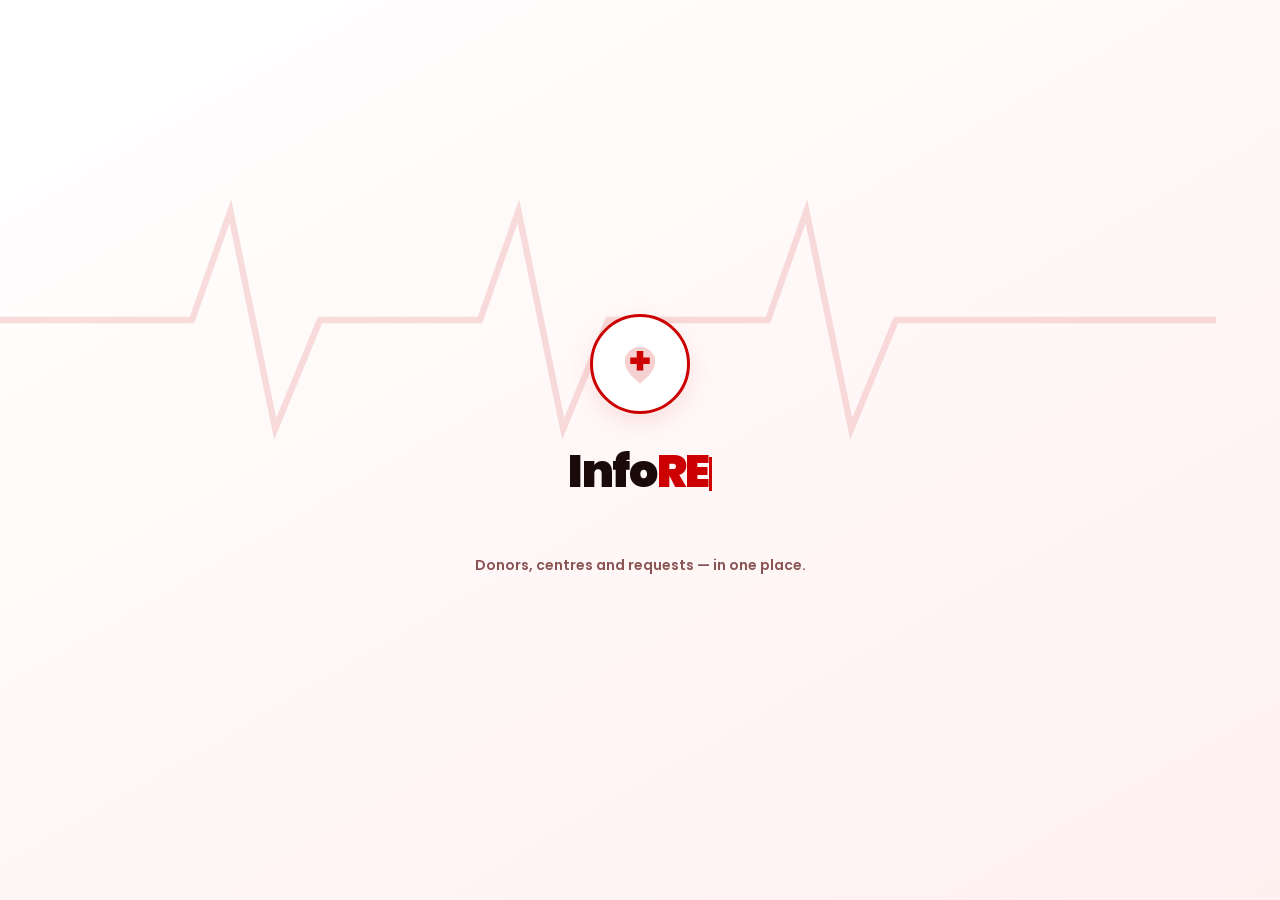
<file: index.html>
<!doctype html>
<html lang="en">
<head>
  <meta charset="utf-8">
  <meta name="viewport" content="width=device-width, initial-scale=1, viewport-fit=cover">
  <meta name="theme-color" content="#CC0000">
  <link rel="preconnect" href="https://fonts.googleapis.com">
  <link rel="preconnect" href="https://fonts.gstatic.com" crossorigin>
  <link href="https://fonts.googleapis.com/css2?family=Poppins:wght@400;600;700;800;900&display=swap" rel="stylesheet">
  <link rel="stylesheet" href="style.css">
  <title>InfoREDZ — Find blood donors and centres near you</title>
  <meta name="description" content="InfoREDZ connects willing blood donors, blood banks and people who need help. Free, direct, no middlemen.">
</head>
<body data-page="splash">

  <div class="splash">
    <svg class="splash__ecg" aria-hidden="true" preserveAspectRatio="none" viewBox="0 0 400 200">
      <path d="M0 100h60l12-34 14 68 14-34h50l12-34 14 68 14-34h50l12-34 14 68 14-34h100"
            fill="none" stroke="currentColor" stroke-width="2"/>
    </svg>
    <div class="splash__inner">
      <div class="splash__logo">
        <svg viewBox="0 0 24 24" width="52" height="52">
          <path fill="currentColor" d="M12 21s-7-4.8-7-10a7 7 0 1 1 14 0c0 5.2-7 10-7 10z" opacity=".18"/>
          <path fill="currentColor" d="M13.5 6h-3v3h-3v3h3v3h3v-3h3V9h-3V6z"/>
        </svg>
      </div>
      <div class="splash__word" id="splashWord"></div>
      <div class="splash__groups" id="splashGroups"></div>
      <p class="splash__tag">Donors, centres and requests — in one place.</p>
    </div>
  </div>

  <script src="core.js"></script>
  <script src="pages.js"></script>
</body>
</html>
</file>
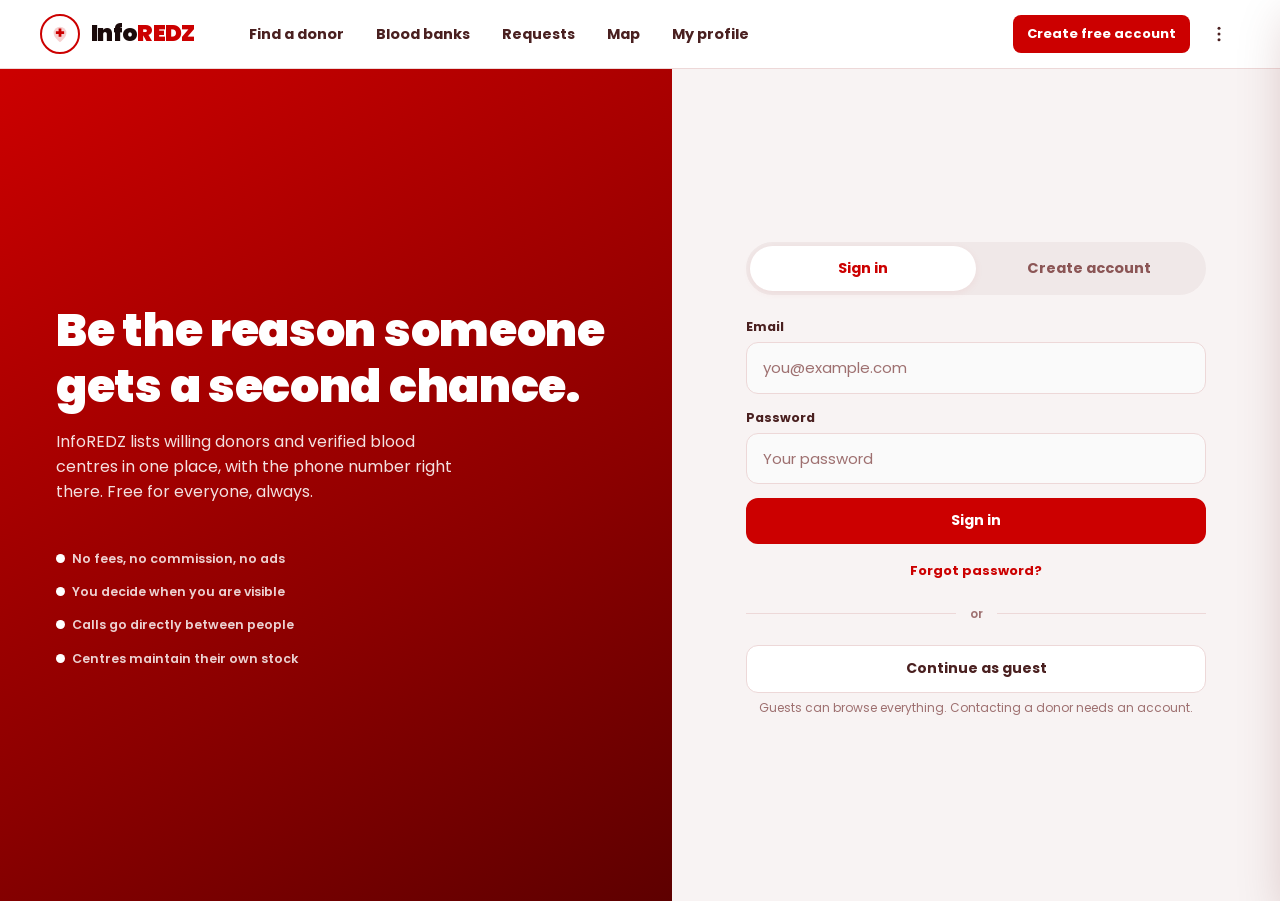
<file: auth.html>
<!doctype html>
<html lang="en">
<head>
  <meta charset="utf-8">
  <meta name="viewport" content="width=device-width, initial-scale=1, viewport-fit=cover">
  <meta name="theme-color" content="#CC0000">
  <link rel="preconnect" href="https://fonts.googleapis.com">
  <link rel="preconnect" href="https://fonts.gstatic.com" crossorigin>
  <link href="https://fonts.googleapis.com/css2?family=Poppins:wght@400;600;700;800;900&display=swap" rel="stylesheet">
  <link rel="stylesheet" href="style.css">
  <title>Sign in · InfoREDZ</title>
</head>
<body data-page="auth">

  <header class="site-header" id="siteHeader"></header>

  <main class="auth-grid">

    <aside class="auth-aside">
      <h1>Be the reason someone gets a second chance.</h1>
      <p>InfoREDZ lists willing donors and verified blood centres in one place, with the phone number right there. Free for everyone, always.</p>
      <div class="legend">
        <span><i style="background:#fff"></i>No fees, no commission, no ads</span>
        <span><i style="background:#fff"></i>You decide when you are visible</span>
        <span><i style="background:#fff"></i>Calls go directly between people</span>
        <span><i style="background:#fff"></i>Centres maintain their own stock</span>
      </div>
    </aside>

    <div class="auth-pane">
      <div class="auth-pane__inner">

        <div class="tabs" role="tablist">
          <button class="tabs__btn is-on" data-tab="login" role="tab">Sign in</button>
          <button class="tabs__btn" data-tab="register" role="tab">Create account</button>
        </div>

        <!-- ===== LOGIN ===== -->
        <section id="loginPane">
          <form id="loginForm" novalidate>
            <div class="field">
              <label for="loginEmail">Email</label>
              <input id="loginEmail" class="input" type="email" autocomplete="email" placeholder="you@example.com">
            </div>
            <div class="field">
              <label for="loginPassword">Password</label>
              <input id="loginPassword" class="input" type="password" autocomplete="current-password" placeholder="Your password">
            </div>
            <button class="btn btn--primary btn--block" type="submit">Sign in</button>
            <p style="text-align:center;margin-top:14px">
              <button type="button" class="link-btn" id="forgotBtn">Forgot password?</button>
            </p>
          </form>

          <div class="divider-or">or</div>
          <button class="btn btn--ghost btn--block" id="guestBtn">Continue as guest</button>
          <p class="hint" style="text-align:center">Guests can browse everything. Contacting a donor needs an account.</p>
        </section>

        <!-- ===== FORGOT PASSWORD ===== -->
        <section id="forgotPane" hidden>
          <h3 style="margin-bottom:6px">Reset your password</h3>

          <!-- Step 1: Email -->
          <div id="fpStep1">
            <p style="font-size:13.5px;color:var(--ink-mid);margin-bottom:16px">Enter the email you registered with and we will send a 6-digit OTP.</p>
            <div class="field">
              <label for="fpEmail">Email</label>
              <input id="fpEmail" class="input" type="email" placeholder="you@example.com">
            </div>
            <button class="btn btn--primary btn--block" id="fpSendOtp">Send OTP</button>
            <p style="text-align:center;margin-top:12px">
              <button type="button" class="link-btn" id="fpBackToLogin">Back to sign in</button>
            </p>
          </div>

          <!-- Step 2: OTP -->
          <div id="fpStep2" hidden>
            <p style="font-size:13.5px;color:var(--ink-mid);margin-bottom:16px">Enter the 6-digit OTP sent to <b id="fpEmailDisplay"></b></p>
            <div class="field">
              <label for="fpOtp">OTP</label>
              <input id="fpOtp" class="input" type="text" inputmode="numeric" maxlength="6" placeholder="6-digit code">
            </div>
            <button class="btn btn--primary btn--block" id="fpVerifyOtp">Verify OTP</button>
            <p style="text-align:center;margin-top:12px">
              <button type="button" class="link-btn" id="fpResendOtp">Resend OTP</button>
            </p>
          </div>

          <!-- Step 3: New Password -->
          <div id="fpStep3" hidden>
            <p style="font-size:13.5px;color:var(--ink-mid);margin-bottom:16px">OTP verified. Enter your new password.</p>
            <div class="field">
              <label for="fpNewPw">New password</label>
              <input id="fpNewPw" class="input" type="password" placeholder="At least 6 characters">
            </div>
            <div class="field">
              <label for="fpConfirmPw">Confirm password</label>
              <input id="fpConfirmPw" class="input" type="password" placeholder="Same as above">
            </div>
            <button class="btn btn--primary btn--block" id="fpSetPw">Set new password</button>
          </div>
        </section>

        <!-- ===== REGISTER ===== -->
        <section id="registerPane" hidden>
          <form id="registerForm" novalidate>
            <div class="role-picker">
              <button type="button" class="role-opt is-on" data-role="donor">
                <svg viewBox="0 0 24 24" width="26" height="26"><path fill="currentColor" d="M12 3s5.5 6 5.5 10a5.5 5.5 0 1 1-11 0C6.5 9 12 3 12 3z"/></svg>
                <div>I want to donate</div>
              </button>
              <button type="button" class="role-opt" data-role="blood_bank">
                <svg viewBox="0 0 24 24" width="26" height="26"><path fill="currentColor" d="M4 21V8l8-5 8 5v13h-6v-5h-4v5H4zm7-11h2v2h2v2h-2v2h-2v-2H9v-2h2v-2z"/></svg>
                <div>We are a centre</div>
              </button>
            </div>

            <div class="field">
              <label for="regName" id="regNameLabel">Full name</label>
              <input id="regName" class="input" autocomplete="name" placeholder="As it should appear on your card">
            </div>
            <div class="field">
              <label for="regEmail">Email</label>
              <input id="regEmail" class="input" type="email" autocomplete="email" placeholder="you@example.com">
            </div>
            <div class="field">
              <label for="regPassword">Password</label>
              <input id="regPassword" class="input" type="password" autocomplete="new-password" placeholder="At least 6 characters">
            </div>

            <div class="field" id="cityWrap" style="position:relative">
              <label for="regCity">City</label>
              <input id="regCity" class="input" placeholder="Start typing — Guntur, Vijayawada…" autocomplete="off">
              <p class="hint">Pick a suggestion or use your location so your pin lands in the right place.</p>
            </div>
            <button type="button" class="btn btn--ghost btn--block" id="gpsBtn" style="margin-bottom:16px">Use my location</button>

            <div id="donorFields">
              <div class="field-row">
                <div class="field">
                  <label for="regGroup">Blood group</label>
                  <select id="regGroup" class="input">
                    <option value="">Select</option>
                    <option>O+</option><option>O-</option><option>A+</option><option>A-</option>
                    <option>B+</option><option>B-</option><option>AB+</option><option>AB-</option>
                  </select>
                </div>
                <div class="field">
                  <label for="regGender">Gender</label>
                  <select id="regGender" class="input"><option>Male</option><option>Female</option><option>Other</option></select>
                </div>
              </div>
              <div class="field-row">
                <div class="field"><label for="regAge">Age</label><input id="regAge" class="input" type="number" min="18" max="65" placeholder="18-65"></div>
                <div class="field"><label for="regWeight">Weight (kg)</label><input id="regWeight" class="input" type="number" min="45" placeholder="50+"></div>
              </div>
              <div class="field">
                <label for="regLast">Last donated</label>
                <select id="regLast" class="input">
                  <option>Never</option><option>Less than 3 months ago</option>
                  <option>3-6 months ago</option><option>More than 6 months ago</option>
                </select>
              </div>
              <div class="field">
                <label for="regPhone">Phone number</label>
                <input id="regPhone" class="input" inputmode="numeric" autocomplete="tel" placeholder="10-digit mobile">
                <p class="hint">This is the number people will call. It is only shown to signed-in users.</p>
              </div>
            </div>

            <div id="bankFields" hidden>
              <div class="field"><label for="regBankName">Centre name</label><input id="regBankName" class="input" placeholder="Registered name of the blood bank"></div>
              <div class="field"><label for="regBankAddress">Address</label><textarea id="regBankAddress" class="input" placeholder="Street, landmark"></textarea></div>
              <div class="field-row">
                <div class="field"><label for="regBankPhone">Phone</label><input id="regBankPhone" class="input" inputmode="numeric" placeholder="Landline or mobile"></div>
                <div class="field"><label for="regTiming">Timing</label><input id="regTiming" class="input" placeholder="9 AM - 9 PM"></div>
              </div>
            </div>

            <label class="check"><input type="checkbox" id="regTerms">
              <span>I agree to the terms of use and privacy policy, and confirm the details above are correct.</span></label>

            <button class="btn btn--primary btn--block" type="submit">Create account</button>
          </form>
        </section>

      </div>
    </div>
  </main>

  <script src="core.js"></script>
  <script src="pages.js"></script>
</body>
</html>
</file>
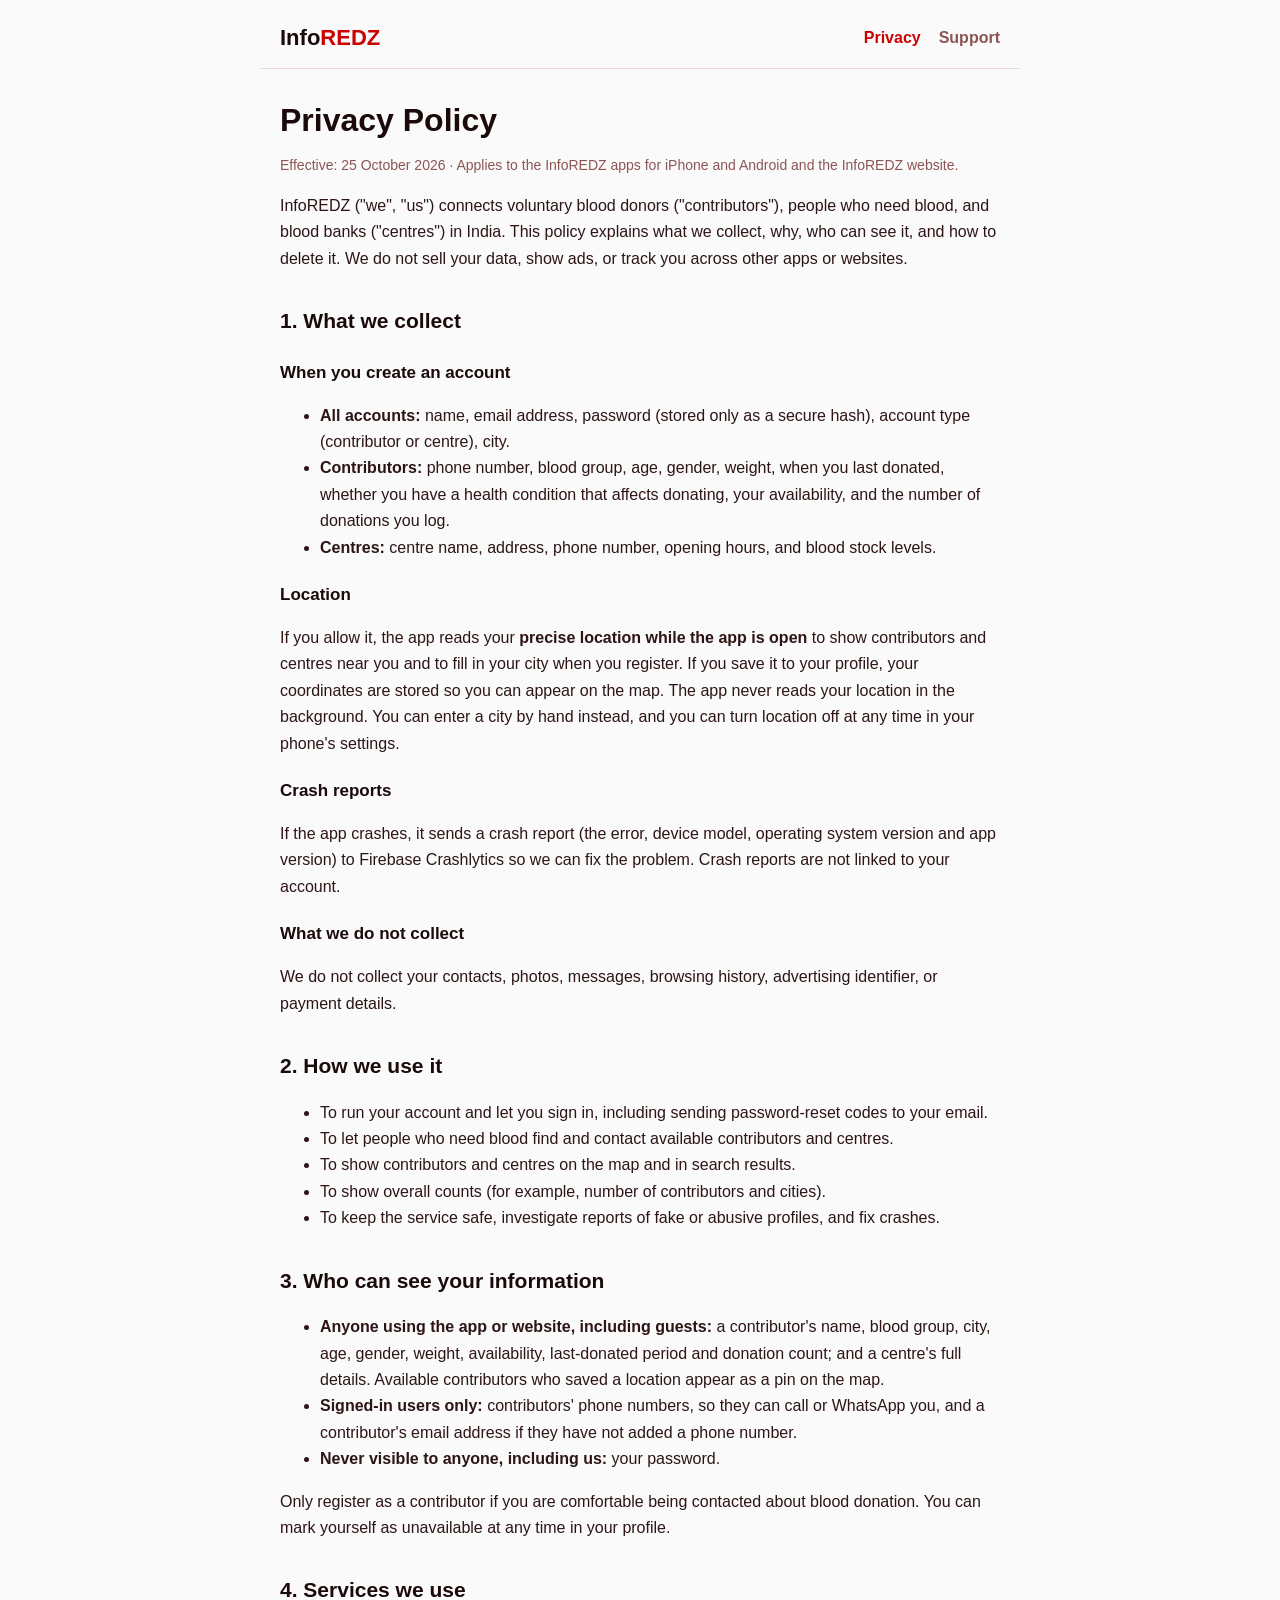
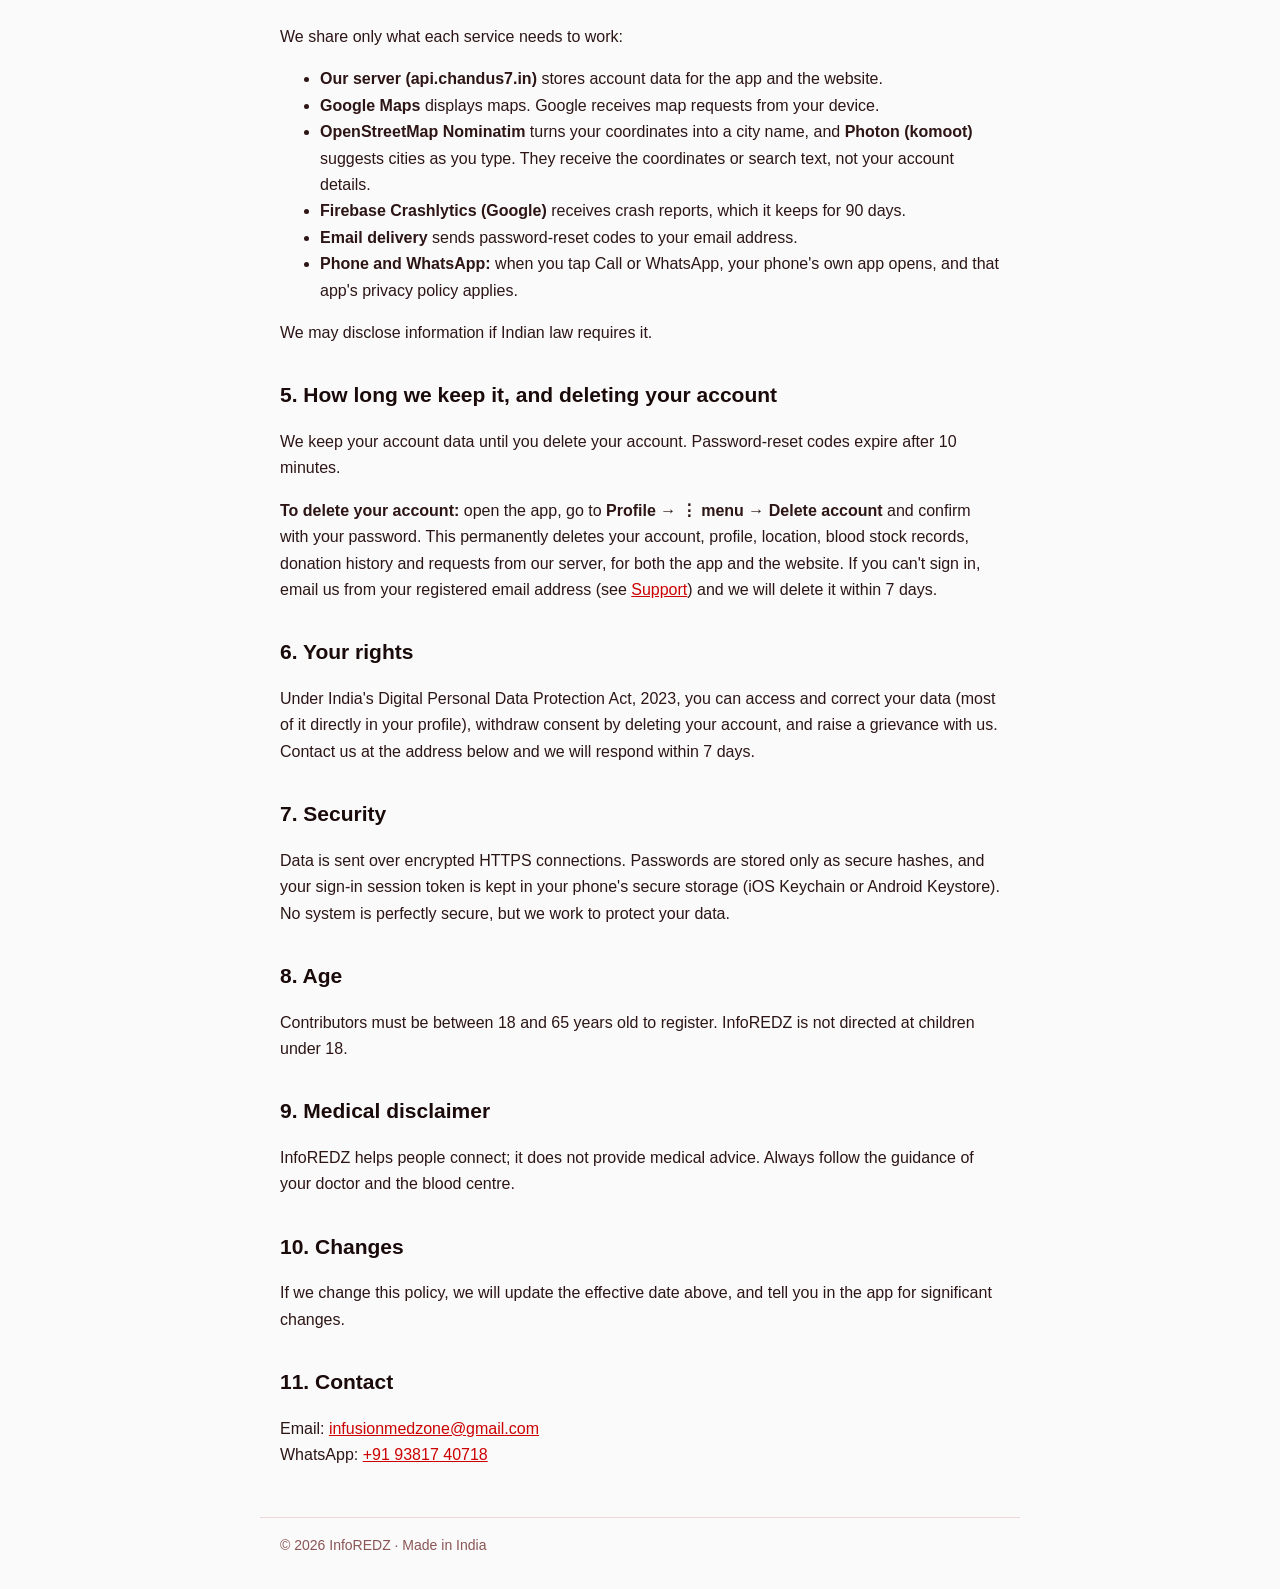
<file: privacy.html>
<!doctype html>
<html lang="en">
<head>
<meta charset="utf-8">
<meta name="viewport" content="width=device-width, initial-scale=1">
<title>InfoREDZ Privacy Policy</title>
<meta name="description" content="How the InfoREDZ app and website collect, use, share and delete your data.">
<style>
/* Shared styles for the InfoREDZ public pages (GitHub Pages). */
:root {
  --rose: #cc0000;
  --rose-dark: #8b0000;
  --ink: #1a0a0a;
  --body: #2d1515;
  --muted: #8b5555;
  --line: #edd8d8;
  --bg: #fafafa;
  --card: #ffffff;
}
@media (prefers-color-scheme: dark) {
  :root {
    --rose: #ff6666;
    --rose-dark: #ff9999;
    --ink: #f5eaea;
    --body: #e6d6d6;
    --muted: #c9a0a0;
    --line: #3a2626;
    --bg: #160d0d;
    --card: #221515;
  }
}
* { box-sizing: border-box; }
body {
  margin: 0;
  background: var(--bg);
  color: var(--body);
  font: 16px/1.65 -apple-system, BlinkMacSystemFont, "Segoe UI", Roboto, sans-serif;
}
header, main, footer { max-width: 760px; margin: 0 auto; padding: 0 20px; }
header {
  display: flex;
  justify-content: space-between;
  align-items: center;
  padding-top: 20px;
  padding-bottom: 12px;
  border-bottom: 1px solid var(--line);
}
.brand { font-size: 22px; font-weight: 900; color: var(--ink); text-decoration: none; }
.brand span { color: var(--rose); }
nav a { margin-left: 18px; color: var(--muted); text-decoration: none; font-weight: 600; }
nav a[aria-current="page"] { color: var(--rose); }
h1 { color: var(--ink); font-size: 32px; line-height: 1.2; margin: 32px 0 8px; }
h2 { color: var(--ink); font-size: 21px; margin: 32px 0 8px; }
h3 { color: var(--ink); font-size: 17px; margin: 20px 0 4px; }
a { color: var(--rose); }
.meta { color: var(--muted); font-size: 14px; }
.lead { font-size: 18px; }
.cards { display: flex; flex-wrap: wrap; gap: 12px; margin: 20px 0; }
.card {
  flex: 1 1 200px;
  display: flex;
  flex-direction: column;
  padding: 16px 18px;
  background: var(--card);
  border: 1px solid var(--line);
  border-radius: 14px;
  text-decoration: none;
  color: var(--body);
}
.card strong { color: var(--ink); }
.card span { color: var(--rose); font-weight: 600; }
footer {
  margin-top: 48px;
  padding-top: 16px;
  padding-bottom: 32px;
  border-top: 1px solid var(--line);
  color: var(--muted);
  font-size: 14px;
}
</style>
</head>
<body>
<header>
  <a class="brand" href="index.html">Info<span>REDZ</span></a>
  <nav><a href="privacy.html" aria-current="page">Privacy</a><a href="support.html">Support</a></nav>
</header>
<main>
<h1>Privacy Policy</h1>
<p class="meta">Effective: 25 October 2026 · Applies to the InfoREDZ apps for iPhone and Android and the InfoREDZ website.</p>

<p>InfoREDZ ("we", "us") connects voluntary blood donors ("contributors"), people who need blood, and blood banks ("centres") in India. This policy explains what we collect, why, who can see it, and how to delete it. We do not sell your data, show ads, or track you across other apps or websites.</p>

<h2>1. What we collect</h2>
<h3>When you create an account</h3>
<ul>
  <li><strong>All accounts:</strong> name, email address, password (stored only as a secure hash), account type (contributor or centre), city.</li>
  <li><strong>Contributors:</strong> phone number, blood group, age, gender, weight, when you last donated, whether you have a health condition that affects donating, your availability, and the number of donations you log.</li>
  <li><strong>Centres:</strong> centre name, address, phone number, opening hours, and blood stock levels.</li>
</ul>
<h3>Location</h3>
<p>If you allow it, the app reads your <strong>precise location while the app is open</strong> to show contributors and centres near you and to fill in your city when you register. If you save it to your profile, your coordinates are stored so you can appear on the map. The app never reads your location in the background. You can enter a city by hand instead, and you can turn location off at any time in your phone's settings.</p>
<h3>Crash reports</h3>
<p>If the app crashes, it sends a crash report (the error, device model, operating system version and app version) to Firebase Crashlytics so we can fix the problem. Crash reports are not linked to your account.</p>
<h3>What we do not collect</h3>
<p>We do not collect your contacts, photos, messages, browsing history, advertising identifier, or payment details.</p>

<h2>2. How we use it</h2>
<ul>
  <li>To run your account and let you sign in, including sending password-reset codes to your email.</li>
  <li>To let people who need blood find and contact available contributors and centres.</li>
  <li>To show contributors and centres on the map and in search results.</li>
  <li>To show overall counts (for example, number of contributors and cities).</li>
  <li>To keep the service safe, investigate reports of fake or abusive profiles, and fix crashes.</li>
</ul>

<h2>3. Who can see your information</h2>
<ul>
  <li><strong>Anyone using the app or website, including guests:</strong> a contributor's name, blood group, city, age, gender, weight, availability, last-donated period and donation count; and a centre's full details. Available contributors who saved a location appear as a pin on the map.</li>
  <li><strong>Signed-in users only:</strong> contributors' phone numbers, so they can call or WhatsApp you, and a contributor's email address if they have not added a phone number.</li>
  <li><strong>Never visible to anyone, including us:</strong> your password.</li>
</ul>
<p>Only register as a contributor if you are comfortable being contacted about blood donation. You can mark yourself as unavailable at any time in your profile.</p>

<h2>4. Services we use</h2>
<p>We share only what each service needs to work:</p>
<ul>
  <li><strong>Our server (api.chandus7.in)</strong> stores account data for the app and the website.</li>
  <li><strong>Google Maps</strong> displays maps. Google receives map requests from your device.</li>
  <li><strong>OpenStreetMap Nominatim</strong> turns your coordinates into a city name, and <strong>Photon (komoot)</strong> suggests cities as you type. They receive the coordinates or search text, not your account details.</li>
  <li><strong>Firebase Crashlytics (Google)</strong> receives crash reports, which it keeps for 90 days.</li>
  <li><strong>Email delivery</strong> sends password-reset codes to your email address.</li>
  <li><strong>Phone and WhatsApp:</strong> when you tap Call or WhatsApp, your phone's own app opens, and that app's privacy policy applies.</li>
</ul>
<p>We may disclose information if Indian law requires it.</p>

<h2>5. How long we keep it, and deleting your account</h2>
<p>We keep your account data until you delete your account. Password-reset codes expire after 10 minutes.</p>
<p><strong>To delete your account:</strong> open the app, go to <strong>Profile → ⋮ menu → Delete account</strong> and confirm with your password. This permanently deletes your account, profile, location, blood stock records, donation history and requests from our server, for both the app and the website. If you can't sign in, email us from your registered email address (see <a href="support.html#delete-account">Support</a>) and we will delete it within 7 days.</p>

<h2>6. Your rights</h2>
<p>Under India's Digital Personal Data Protection Act, 2023, you can access and correct your data (most of it directly in your profile), withdraw consent by deleting your account, and raise a grievance with us. Contact us at the address below and we will respond within 7 days.</p>

<h2>7. Security</h2>
<p>Data is sent over encrypted HTTPS connections. Passwords are stored only as secure hashes, and your sign-in session token is kept in your phone's secure storage (iOS Keychain or Android Keystore). No system is perfectly secure, but we work to protect your data.</p>

<h2>8. Age</h2>
<p>Contributors must be between 18 and 65 years old to register. InfoREDZ is not directed at children under 18.</p>

<h2>9. Medical disclaimer</h2>
<p>InfoREDZ helps people connect; it does not provide medical advice. Always follow the guidance of your doctor and the blood centre.</p>

<h2>10. Changes</h2>
<p>If we change this policy, we will update the effective date above, and tell you in the app for significant changes.</p>

<h2>11. Contact</h2>
<p>Email: <a href="mailto:infusionmedzone@gmail.com">infusionmedzone@gmail.com</a><br>
WhatsApp: <a href="https://wa.me/919381740718">+91 93817 40718</a></p>
</main>
<footer>© 2026 InfoREDZ · Made in India</footer>
</body>
</html>
</file>
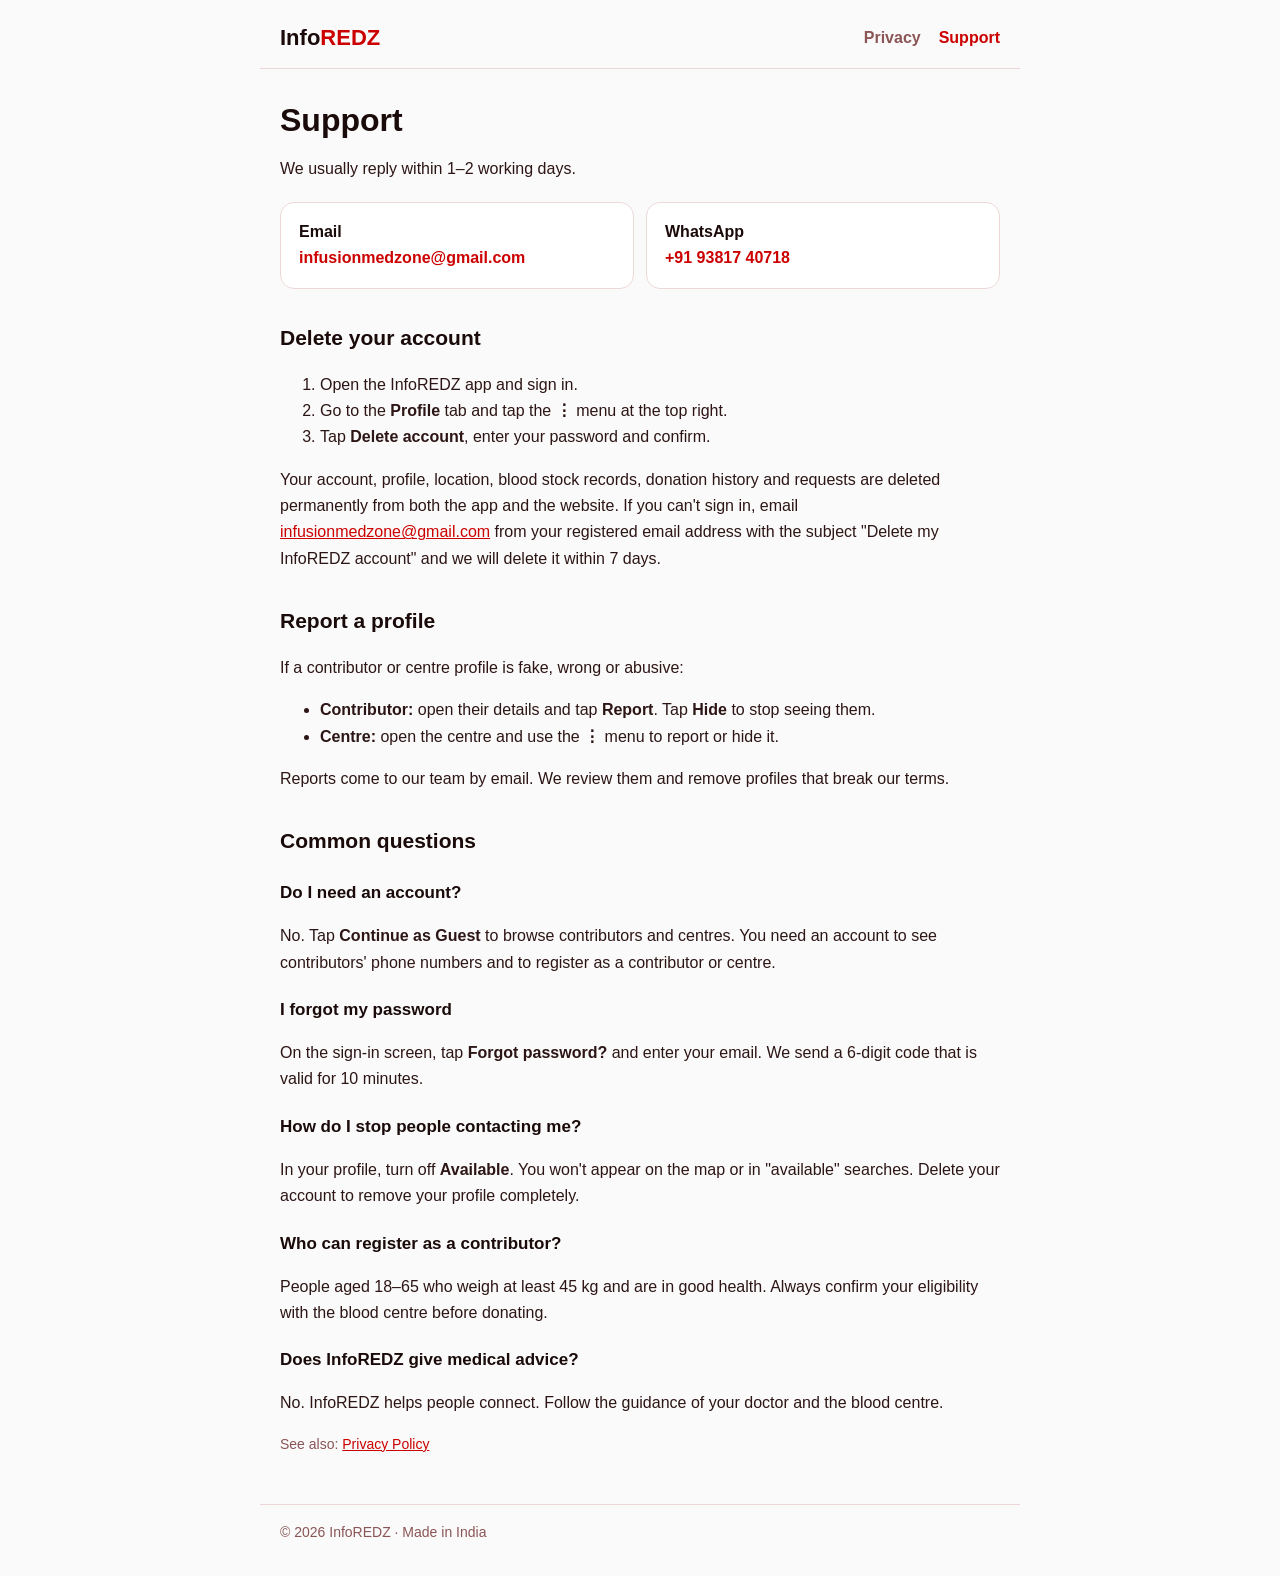
<file: support.html>
<!doctype html>
<html lang="en">
<head>
<meta charset="utf-8">
<meta name="viewport" content="width=device-width, initial-scale=1">
<title>InfoREDZ Support</title>
<meta name="description" content="Get help with the InfoREDZ app: contact, account deletion, reporting profiles and common questions.">
<style>
/* Shared styles for the InfoREDZ public pages (GitHub Pages). */
:root {
  --rose: #cc0000;
  --rose-dark: #8b0000;
  --ink: #1a0a0a;
  --body: #2d1515;
  --muted: #8b5555;
  --line: #edd8d8;
  --bg: #fafafa;
  --card: #ffffff;
}
@media (prefers-color-scheme: dark) {
  :root {
    --rose: #ff6666;
    --rose-dark: #ff9999;
    --ink: #f5eaea;
    --body: #e6d6d6;
    --muted: #c9a0a0;
    --line: #3a2626;
    --bg: #160d0d;
    --card: #221515;
  }
}
* { box-sizing: border-box; }
body {
  margin: 0;
  background: var(--bg);
  color: var(--body);
  font: 16px/1.65 -apple-system, BlinkMacSystemFont, "Segoe UI", Roboto, sans-serif;
}
header, main, footer { max-width: 760px; margin: 0 auto; padding: 0 20px; }
header {
  display: flex;
  justify-content: space-between;
  align-items: center;
  padding-top: 20px;
  padding-bottom: 12px;
  border-bottom: 1px solid var(--line);
}
.brand { font-size: 22px; font-weight: 900; color: var(--ink); text-decoration: none; }
.brand span { color: var(--rose); }
nav a { margin-left: 18px; color: var(--muted); text-decoration: none; font-weight: 600; }
nav a[aria-current="page"] { color: var(--rose); }
h1 { color: var(--ink); font-size: 32px; line-height: 1.2; margin: 32px 0 8px; }
h2 { color: var(--ink); font-size: 21px; margin: 32px 0 8px; }
h3 { color: var(--ink); font-size: 17px; margin: 20px 0 4px; }
a { color: var(--rose); }
.meta { color: var(--muted); font-size: 14px; }
.lead { font-size: 18px; }
.cards { display: flex; flex-wrap: wrap; gap: 12px; margin: 20px 0; }
.card {
  flex: 1 1 200px;
  display: flex;
  flex-direction: column;
  padding: 16px 18px;
  background: var(--card);
  border: 1px solid var(--line);
  border-radius: 14px;
  text-decoration: none;
  color: var(--body);
}
.card strong { color: var(--ink); }
.card span { color: var(--rose); font-weight: 600; }
footer {
  margin-top: 48px;
  padding-top: 16px;
  padding-bottom: 32px;
  border-top: 1px solid var(--line);
  color: var(--muted);
  font-size: 14px;
}
</style>
</head>
<body>
<header>
  <a class="brand" href="index.html">Info<span>REDZ</span></a>
  <nav><a href="privacy.html">Privacy</a><a href="support.html" aria-current="page">Support</a></nav>
</header>
<main>
<h1>Support</h1>
<p>We usually reply within 1–2 working days.</p>
<div class="cards">
  <a class="card" href="mailto:infusionmedzone@gmail.com?subject=InfoREDZ%20support"><strong>Email</strong><span>infusionmedzone@gmail.com</span></a>
  <a class="card" href="https://wa.me/919381740718?text=Hi%20InfoREDZ%20Support%2C%20I%20need%20help"><strong>WhatsApp</strong><span>+91 93817 40718</span></a>
</div>

<h2 id="delete-account">Delete your account</h2>
<ol>
  <li>Open the InfoREDZ app and sign in.</li>
  <li>Go to the <strong>Profile</strong> tab and tap the <strong>⋮</strong> menu at the top right.</li>
  <li>Tap <strong>Delete account</strong>, enter your password and confirm.</li>
</ol>
<p>Your account, profile, location, blood stock records, donation history and requests are deleted permanently from both the app and the website. If you can't sign in, email <a href="mailto:infusionmedzone@gmail.com?subject=Delete%20my%20InfoREDZ%20account">infusionmedzone@gmail.com</a> from your registered email address with the subject "Delete my InfoREDZ account" and we will delete it within 7 days.</p>

<h2 id="report">Report a profile</h2>
<p>If a contributor or centre profile is fake, wrong or abusive:</p>
<ul>
  <li><strong>Contributor:</strong> open their details and tap <strong>Report</strong>. Tap <strong>Hide</strong> to stop seeing them.</li>
  <li><strong>Centre:</strong> open the centre and use the <strong>⋮</strong> menu to report or hide it.</li>
</ul>
<p>Reports come to our team by email. We review them and remove profiles that break our terms.</p>

<h2>Common questions</h2>
<h3>Do I need an account?</h3>
<p>No. Tap <strong>Continue as Guest</strong> to browse contributors and centres. You need an account to see contributors' phone numbers and to register as a contributor or centre.</p>
<h3>I forgot my password</h3>
<p>On the sign-in screen, tap <strong>Forgot password?</strong> and enter your email. We send a 6-digit code that is valid for 10 minutes.</p>
<h3>How do I stop people contacting me?</h3>
<p>In your profile, turn off <strong>Available</strong>. You won't appear on the map or in "available" searches. Delete your account to remove your profile completely.</p>
<h3>Who can register as a contributor?</h3>
<p>People aged 18–65 who weigh at least 45 kg and are in good health. Always confirm your eligibility with the blood centre before donating.</p>
<h3>Does InfoREDZ give medical advice?</h3>
<p>No. InfoREDZ helps people connect. Follow the guidance of your doctor and the blood centre.</p>

<p class="meta">See also: <a href="privacy.html">Privacy Policy</a></p>
</main>
<footer>© 2026 InfoREDZ · Made in India</footer>
</body>
</html>
</file>
<file: style.css>
/* ============================================================
   InfoREDZ — style.css
   A website, not an app shell. Full-bleed sections, a real
   header with a drawer on small screens, and a proper footer.
   Palette and type carry over from the Flutter app.
   ============================================================ */

/* ---------- 1. TOKENS ---------- */
:root {
  --rose:        #CC0000;
  --rose-dark:   #8B0000;
  --rose-deep:   #5E0000;
  --rose-light:  #FF6666;
  --rose-pale:   #FFF0F0;
  --rose-soft:   #FFE4E4;

  --white:       #FFFFFF;
  --off-white:   #FAFAFA;
  --bg-page:     #F8F3F3;
  --bg-card2:    #F0E8E8;

  --ink-dark:    #1A0A0A;
  --ink-mid:     #4A2020;
  --ink-light:   #8B5555;
  --text-body:   #2D1515;
  --text-muted:  #9E7070;

  --divider:     #EDD8D8;
  --shadow-sm:   0 2px 8px rgba(204, 0, 0, .06);
  --shadow-md:   0 8px 24px rgba(204, 0, 0, .10);
  --shadow-lg:   0 18px 48px rgba(90, 0, 0, .20);

  --success:     #1E8A4A;
  --success-bg:  #EAF7EF;
  --warning:     #D97706;
  --warning-bg:  #FFF7ED;
  --danger:      #DC2626;
  --danger-bg:   #FEF2F2;
  --blue:        #1D4ED8;

  --r-sm: 8px; --r-md: 12px; --r-lg: 16px; --r-xl: 22px; --r-pill: 999px;

  --gutter: 18px;
  --maxw: 1400px;
  --hdr-h: 68px;
  --ease: cubic-bezier(.22, .61, .36, 1);
}

/* ---------- 2. RESET ---------- */
*, *::before, *::after { box-sizing: border-box; }
html { -webkit-text-size-adjust: 100%; scroll-behavior: smooth; }
body {
  margin: 0;
  font-family: Poppins, 'Segoe UI', system-ui, -apple-system, sans-serif;
  color: var(--text-body);
  background: var(--bg-page);
  line-height: 1.55;
  -webkit-font-smoothing: antialiased;
  overflow-x: hidden;
}
img { max-width: 100%; display: block; }
button, input, select, textarea { font: inherit; color: inherit; }
button { cursor: pointer; border: 0; background: none; }
a { color: inherit; text-decoration: none; }
ul, ol { margin: 0; padding: 0; }
h1, h2, h3, h4 { margin: 0; color: var(--ink-dark); line-height: 1.22; letter-spacing: -.3px; }
h1 { font-size: clamp(28px, 4vw, 46px); font-weight: 900; }
h2 { font-size: clamp(21px, 2.4vw, 30px); font-weight: 900; }
h3 { font-size: 17px; font-weight: 800; }
p  { margin: 0 0 10px; }
.no-scroll { overflow: hidden; }
:focus-visible { outline: 3px solid var(--rose-light); outline-offset: 2px; border-radius: 6px; }
.sr-only { position: absolute; width: 1px; height: 1px; padding: 0; margin: -1px; overflow: hidden; clip: rect(0 0 0 0); white-space: nowrap; border: 0; }

/* ---------- 3. LAYOUT PRIMITIVES ---------- */
.container {
  width: 100%;
  max-width: var(--maxw);
  margin: 0 auto;
  padding: 0 var(--gutter);
}
.section { padding: 20px 0 40px; }
.section--tight { padding: 26px 0; }
.band { width: 100%; }
.band--pale { background: var(--rose-pale); }
.band--white { background: var(--white); border-block: 1px solid var(--divider); }

.section-head { margin-bottom: 22px; display: flex; align-items: flex-end; justify-content: space-between; gap: 16px; flex-wrap: wrap; }
.section-head__eyebrow { font-size: 11.5px; font-weight: 800; letter-spacing: 1.4px; text-transform: uppercase; color: var(--rose); margin-bottom: 7px; display: flex; align-items: center; gap: 7px; }
.section-head p { font-size: 14.5px; color: var(--text-muted); margin: 7px 0 0; max-width: 62ch; }

/* ---------- 4. HEADER ---------- */
.site-header {
  position: sticky; top: 0; z-index: 60;
  background: rgba(255, 255, 255, .95);
  backdrop-filter: blur(12px);
  border-bottom: 1px solid var(--divider);
}
.site-header__inner { height: var(--hdr-h); display: flex; align-items: center; gap: 14px; }
.brand { display: flex; align-items: center; gap: 11px; flex: none; }
.brand__logo {
  width: 40px; height: 40px; border-radius: 50%;
  display: grid; place-items: center;
  border: 2.5px solid var(--rose); color: var(--rose); background: var(--white);
}
.brand__word { font-size: 23px; font-weight: 900; color: var(--ink-dark); letter-spacing: -.7px; }
.brand__word em { font-style: normal; color: var(--rose); }

.mainnav { display: none; margin-left: 26px; }
.mainnav a {
  padding: 9px 15px; border-radius: var(--r-pill);
  font-size: 14.5px; font-weight: 700; color: var(--ink-mid);
  transition: background .18s var(--ease), color .18s var(--ease);
}
.mainnav a:hover { background: var(--rose-pale); color: var(--rose); }
.mainnav a.is-active { background: var(--rose); color: #fff; }

.header-actions { margin-left: auto; display: flex; align-items: center; gap: 8px; }
.icon-btn { width: 42px; height: 42px; border-radius: 50%; display: grid; place-items: center; color: var(--ink-mid); transition: background .18s var(--ease); }
.icon-btn:hover { background: var(--rose-pale); color: var(--rose); }
.header-cta { display: none; }

.burger { width: 44px; height: 44px; display: grid; place-items: center; }
.burger span { display: block; width: 21px; height: 2.5px; background: var(--ink-dark); border-radius: 2px; position: relative; transition: background .18s; }
.burger span::before, .burger span::after { content: ''; position: absolute; left: 0; width: 21px; height: 2.5px; background: var(--ink-dark); border-radius: 2px; transition: transform .24s var(--ease), top .18s var(--ease); }
.burger span::before { top: -7px; }
.burger span::after { top: 7px; }
.drawer-open .burger span { background: transparent; }
.drawer-open .burger span::before { top: 0; transform: rotate(45deg); }
.drawer-open .burger span::after { top: 0; transform: rotate(-45deg); }

/* ---------- 5. DRAWER ---------- */
.drawer-scrim { position: fixed; inset: 0; z-index: 70; background: rgba(26, 10, 10, .5); opacity: 0; pointer-events: none; transition: opacity .26s var(--ease); }
.drawer-open .drawer-scrim { opacity: 1; pointer-events: auto; }
.drawer {
  position: fixed; z-index: 75; top: 0; right: 0; bottom: 0;
  width: min(84vw, 340px);
  background: var(--white);
  transform: translateX(102%);
  transition: transform .3s var(--ease);
  display: flex; flex-direction: column;
  box-shadow: var(--shadow-lg);
  overflow-y: auto;
}
.drawer-open .drawer { transform: none; }
.drawer__head { padding: 20px 22px 16px; border-bottom: 1px solid var(--divider); }
.drawer__who { font-size: 12.5px; color: var(--text-muted); font-weight: 600; }
.drawer__name { font-size: 17px; font-weight: 800; color: var(--ink-dark); }
.drawer__nav { padding: 12px 14px; }
.drawer__nav a { display: flex; align-items: center; gap: 13px; padding: 14px; border-radius: var(--r-md); font-size: 15.5px; font-weight: 700; color: var(--ink-mid); }
.drawer__nav a svg { color: var(--ink-light); flex: none; }
.drawer__nav a.is-active { background: var(--rose-pale); color: var(--rose); }
.drawer__nav a.is-active svg { color: var(--rose); }
.drawer__sep { height: 1px; background: var(--divider); margin: 10px 14px; }
.drawer__foot { margin-top: auto; padding: 18px 22px 26px; }
.drawer__foot .btn { width: 100%; }
.drawer__mini { display: flex; flex-wrap: wrap; gap: 6px 16px; font-size: 12px; color: var(--text-muted); margin-top: 16px; }

/* ---------- 6. TICKER ---------- */
.ticker { background: var(--rose-deep); color: #fff; overflow: hidden; font-size: 12.5px; font-weight: 600; padding: 9px 0; }
.ticker__track { display: inline-flex; gap: 40px; white-space: nowrap; padding-left: 100%; animation: tick 30s linear infinite; }
@keyframes tick { to { transform: translateX(-100%); } }

/* ---------- 7. HERO ---------- */
.hero {
  background:
    radial-gradient(900px 420px at 88% -10%, rgba(255,102,102,.34), transparent 60%),
    linear-gradient(135deg, var(--rose) 0%, var(--rose-dark) 62%, var(--rose-deep) 100%);
  color: #fff; position: relative; overflow: hidden;
}
.hero::after {
  content: ''; position: absolute; inset: 0; opacity: .09; pointer-events: none;
  background-image: url("data:image/svg+xml,%3Csvg xmlns='http://www.w3.org/2000/svg' viewBox='0 0 600 120'%3E%3Cpath d='M0 60h90l16-40 18 80 18-40h74l16-40 18 80 18-40h74l16-40 18 80 18-40h206' fill='none' stroke='%23fff' stroke-width='3'/%3E%3C/svg%3E");
  background-size: 600px 120px;
}
.hero__inner { position: relative; z-index: 1; padding-block: 26px 24px; }
.hero__grid { display: grid; gap: 22px; align-items: center; }
.hero__copy { min-width: 0; }
.hero__kicker { font-size: 11.5px; font-weight: 700; letter-spacing: 1.3px; text-transform: uppercase; opacity: .82; margin-bottom: 7px; }
.hero h1 { color: #fff; font-size: clamp(23px, 3vw, 36px); max-width: 22ch; }
.hero__sub { font-size: 14.5px; opacity: .9; max-width: 60ch; margin: 9px 0 0; }
.hero__actions { display: flex; flex-wrap: wrap; gap: 10px; margin-top: 18px; }

.hero__stats {
  display: grid; grid-template-columns: repeat(2, 1fr); gap: 12px;
  background: rgba(255,255,255,.12);
  border: 1px solid rgba(255,255,255,.22);
  border-radius: var(--r-lg);
  padding: 16px 18px;
}
.hero__stat { min-width: 0; }
.hero__num { font-size: 26px; font-weight: 900; line-height: 1.05; }
.hero__lbl { font-size: 11px; font-weight: 600; opacity: .8; letter-spacing: .3px; }

.btn-hero { background: #fff; color: var(--rose); padding: 11px 22px; border-radius: var(--r-pill); font-size: 14.5px; font-weight: 800; display: inline-flex; align-items: center; gap: 9px; transition: transform .16s var(--ease), box-shadow .2s var(--ease), background .18s; }
.btn-hero:hover { transform: translateY(-2px); box-shadow: 0 10px 26px rgba(0,0,0,.24); }
.btn-hero--ghost { background: rgba(255,255,255,.14); color: #fff; border: 1.5px solid rgba(255,255,255,.42); }
.btn-hero--ghost:hover { background: rgba(255,255,255,.24); }

/* ---------- 8. TOOLBAR ---------- */
.toolbar { background: var(--white); border-bottom: 1px solid var(--divider); position: sticky; top: var(--hdr-h); z-index: 40; }
.toolbar__inner { padding-block: 14px 8px; }
.toolbar__row { display: flex; gap: 12px; align-items: center; flex-wrap: wrap; }

.search { position: relative; flex: 1 1 300px; min-width: 0; }
.search__icon { position: absolute; left: 15px; top: 50%; transform: translateY(-50%); color: var(--text-muted); pointer-events: none; }
.search .input { padding-left: 44px; border-radius: var(--r-md); background: var(--off-white); }
.search__clear { position: absolute; right: 9px; top: 50%; transform: translateY(-50%); width: 30px; height: 30px; border-radius: 50%; display: grid; place-items: center; color: var(--text-muted); }
.search__clear:hover { background: var(--rose-pale); color: var(--rose); }

.chips { display: flex; gap: 8px; overflow-x: auto; padding: 10px 0 2px; scrollbar-width: none; -webkit-overflow-scrolling: touch; }
.chips::-webkit-scrollbar { display: none; }
.chip { flex: none; padding: 8px 15px; border-radius: var(--r-pill); background: var(--white); border: 1.5px solid var(--divider); font-size: 13.5px; font-weight: 700; color: var(--ink-mid); transition: all .16s var(--ease); white-space: nowrap; }
.chip:hover { border-color: var(--rose-light); color: var(--rose); }
.chip.is-on { background: var(--rose); border-color: var(--rose); color: #fff; }
.chip--toggle.is-on { background: var(--success); border-color: var(--success); }

.result-line { display: flex; align-items: center; justify-content: space-between; gap: 14px; flex-wrap: wrap; margin-bottom: 14px; }
.result-line__n { font-size: 14px; font-weight: 700; color: var(--ink-mid); }

/* ---------- 9. FORMS ---------- */
.field { margin-bottom: 14px; }
.field > label { display: block; font-size: 12.5px; font-weight: 700; color: var(--ink-mid); margin-bottom: 6px; }
.input { width: 100%; padding: 13px 16px; background: var(--off-white); border: 1.5px solid var(--divider); border-radius: var(--r-md); font-size: 15px; color: var(--text-body); transition: border-color .18s var(--ease), background .18s var(--ease); }
.input::placeholder { color: var(--text-muted); }
.input:focus { outline: none; border-color: var(--rose); background: var(--white); }
select.input { appearance: none; background-image: linear-gradient(45deg, transparent 50%, var(--ink-light) 50%), linear-gradient(135deg, var(--ink-light) 50%, transparent 50%); background-position: right 19px center, right 14px center; background-size: 5px 5px, 5px 5px; background-repeat: no-repeat; padding-right: 36px; }
textarea.input { resize: vertical; min-height: 88px; }
.field-row { display: grid; grid-template-columns: 1fr 1fr; gap: 12px; }
.hint { font-size: 12px; color: var(--text-muted); margin-top: 6px; }

.check { display: flex; gap: 11px; align-items: flex-start; font-size: 13.5px; color: var(--ink-mid); margin-bottom: 12px; cursor: pointer; }
.check input { width: 18px; height: 18px; accent-color: var(--rose); flex: none; margin-top: 2px; }

.switch { position: relative; width: 50px; height: 29px; flex: none; }
.switch input { position: absolute; opacity: 0; width: 100%; height: 100%; margin: 0; cursor: pointer; z-index: 2; }
.switch__track { position: absolute; inset: 0; background: var(--bg-card2); border-radius: var(--r-pill); transition: background .22s var(--ease); }
.switch__thumb { position: absolute; top: 3px; left: 3px; width: 23px; height: 23px; border-radius: 50%; background: #fff; box-shadow: 0 2px 6px rgba(0,0,0,.22); transition: transform .22s var(--ease); }
.switch input:checked ~ .switch__track { background: var(--success); }
.switch input:checked ~ .switch__thumb { transform: translateX(21px); }

/* ---------- 10. BUTTONS ---------- */
.btn { display: inline-flex; align-items: center; justify-content: center; gap: 8px; padding: 12px 20px; border-radius: var(--r-md); font-size: 14px; font-weight: 700; transition: transform .12s var(--ease), box-shadow .2s var(--ease), background .18s var(--ease), color .18s var(--ease), border-color .18s var(--ease); }
.btn:active { transform: scale(.98); }
.btn:disabled { opacity: .55; pointer-events: none; }
.btn--primary { background: var(--rose); color: #fff; }
.btn--primary:hover { background: var(--rose-dark); box-shadow: var(--shadow-md); }
.btn--danger { background: var(--danger); color: #fff; }
.btn--ghost { background: var(--white); color: var(--ink-mid); border: 1.5px solid var(--divider); }
.btn--ghost:hover { border-color: var(--rose); color: var(--rose); }
.btn--outline { background: transparent; color: var(--rose); border: 1.5px solid var(--rose); }
.btn--outline:hover { background: var(--rose-pale); }
.btn--green { background: var(--white); color: var(--success); border: 1.5px solid var(--success); }
.btn--green:hover { background: var(--success-bg); }
.btn--block { width: 100%; }
.btn--sm { padding: 9px 14px; font-size: 13px; border-radius: var(--r-sm); }

/* ---------- 11. GRID + CARD BASE ---------- */
.grid { display: grid; gap: 18px; grid-template-columns: repeat(auto-fill, minmax(min(100%, 340px), 1fr)); }
.grid--wide { grid-template-columns: repeat(auto-fill, minmax(min(100%, 420px), 1fr)); }
.grid--half { grid-template-columns: repeat(auto-fill, minmax(min(100%, 480px), 1fr)); }
.span-all { grid-column: 1 / -1; }

.card { background: var(--white); border: 1px solid var(--divider); border-radius: var(--r-lg); box-shadow: var(--shadow-sm); overflow: hidden; }
.card__pad { padding: 22px; }
.card--tap { cursor: pointer; transition: transform .18s var(--ease), box-shadow .22s var(--ease), border-color .18s var(--ease); }
.card--tap:hover { transform: translateY(-3px); box-shadow: var(--shadow-md); border-color: var(--rose-soft); }
.card--tap:active { transform: translateY(-1px); }
.card--tap:focus-visible { outline: 3px solid var(--rose-light); outline-offset: 3px; }

/* ---------- 12. DONOR CARD ---------- */
.dcard { padding: 20px; display: flex; flex-direction: column; height: 100%; }
.dcard__head { display: flex; gap: 14px; align-items: flex-start; }
.dcard__avatar { width: 56px; height: 56px; flex: none; border-radius: 50%; background: var(--rose-pale); border: 2px solid var(--rose-soft); display: grid; place-items: center; font-weight: 900; font-size: 18px; color: var(--rose); position: relative; }
.dcard__dot { position: absolute; right: 0; bottom: 0; width: 14px; height: 14px; border-radius: 50%; border: 3px solid #fff; background: var(--text-muted); }
.dcard__dot--on { background: var(--success); }
.dcard__id { flex: 1; min-width: 0; }
.dcard__name { font-size: 18px; font-weight: 800; color: var(--ink-dark); margin: 0 0 4px; }
.dcard__meta { display: flex; flex-wrap: wrap; gap: 4px 14px; font-size: 13px; color: var(--ink-light); font-weight: 600; }
.dcard__meta span { display: inline-flex; align-items: center; gap: 5px; }
.dcard__tags { display: flex; flex-wrap: wrap; gap: 7px; margin-top: 16px; }
.dcard__actions { display: flex; gap: 10px; margin-top: 18px; padding-top: 16px; border-top: 1px solid var(--divider); }
.dcard__actions .btn { flex: 1; }

.bbadge { display: inline-grid; place-items: center; min-width: 48px; height: 34px; padding: 0 10px; background: linear-gradient(135deg, var(--rose), var(--rose-dark)); color: #fff; font-size: 15px; font-weight: 900; border-radius: var(--r-sm); flex: none; }
.bbadge--lg { min-width: 62px; height: 46px; font-size: 19px; border-radius: var(--r-md); }
.bbadge--sm { min-width: 38px; height: 27px; font-size: 12px; }

.tag { display: inline-flex; align-items: center; gap: 6px; padding: 5px 11px; border-radius: var(--r-pill); font-size: 11.5px; font-weight: 700; background: var(--bg-card2); color: var(--ink-light); }
.tag--ok   { background: var(--success-bg); color: var(--success); }
.tag--warn { background: var(--warning-bg); color: var(--warning); }
.tag--bad  { background: var(--danger-bg);  color: var(--danger); }
.tag--info { background: var(--rose-pale);  color: var(--rose); }
.tag__dot { width: 7px; height: 7px; border-radius: 50%; background: currentColor; }

/* ---------- 13. BANK CARD ---------- */
.bcard { display: flex; flex-direction: column; height: 100%; }
.bcard__head { display: flex; gap: 14px; padding: 20px; background: var(--rose-pale); align-items: flex-start; }
.bcard__icon { width: 50px; height: 50px; flex: none; border-radius: var(--r-md); background: var(--rose-soft); color: var(--rose); display: grid; place-items: center; }
.bcard__id { flex: 1; min-width: 0; }
.bcard__name { font-size: 17px; font-weight: 800; color: var(--ink-dark); margin: 0 0 4px; }
.bcard__sub { font-size: 13px; color: var(--ink-light); font-weight: 600; display: flex; flex-wrap: wrap; gap: 3px 14px; }
.bcard__sub span { display: inline-flex; align-items: center; gap: 5px; }
.bcard__right { flex: none; text-align: right; }
.bcard__rating { font-size: 13px; font-weight: 800; color: var(--warning); margin-top: 8px; display: inline-flex; align-items: center; gap: 4px; }
.bcard__body { padding: 18px 20px 20px; display: flex; flex-direction: column; flex: 1; }
.bcard__total { font-size: 12px; color: var(--text-muted); margin: 12px 0 0; }
.bcard__foot { display: flex; gap: 10px; margin-top: auto; padding-top: 16px; }
.bcard__foot .btn { flex: 1; }

.stock-grid { display: grid; grid-template-columns: repeat(4, 1fr); gap: 8px; }
.stock-chip { border: 1.5px solid var(--divider); border-radius: var(--r-md); padding: 10px 4px; text-align: center; background: var(--off-white); }
.stock-chip__g { display: block; font-size: 11.5px; font-weight: 700; color: var(--ink-light); }
.stock-chip__n { display: block; font-size: 19px; font-weight: 900; color: var(--text-muted); line-height: 1.25; }
.stock-chip--good { background: var(--success-bg); border-color: #C9E9D6; }
.stock-chip--good .stock-chip__n { color: var(--success); }
.stock-chip--low { background: var(--warning-bg); border-color: #F5DEBB; }
.stock-chip--low .stock-chip__n { color: var(--warning); }

.legend { display: flex; flex-wrap: wrap; gap: 8px 22px; font-size: 12.5px; font-weight: 600; color: var(--ink-light); }
.legend span { display: inline-flex; align-items: center; gap: 7px; }
.legend i { width: 9px; height: 9px; border-radius: 50%; display: inline-block; }

/* ---------- 14. REQUEST CARD ---------- */
.rcard { padding: 20px; display: flex; flex-direction: column; height: 100%; border-left: 5px solid var(--divider); }
.rcard--critical { border-left-color: var(--danger); }
.rcard--urgent   { border-left-color: var(--warning); }
.rcard--normal   { border-left-color: var(--success); }
.rcard--done     { border-left-color: var(--text-muted); opacity: .66; }
.rcard__head { display: flex; gap: 14px; align-items: flex-start; }
.rcard__t { font-size: 17px; font-weight: 800; color: var(--ink-dark); }
.rcard__u { font-size: 13px; color: var(--ink-light); font-weight: 600; margin-top: 2px; }
.rcard__note { font-size: 13.5px; color: var(--ink-mid); background: var(--off-white); border-radius: var(--r-sm); padding: 11px 13px; margin-top: 14px; }
.rcard__match { font-size: 13px; font-weight: 700; color: var(--rose); margin-top: 14px; display: inline-flex; align-items: center; gap: 7px; background: var(--rose-pale); padding: 8px 12px; border-radius: var(--r-sm); }
.rcard__foot { display: flex; gap: 10px; margin-top: auto; padding-top: 18px; }
.rcard__foot .btn { flex: 1; }

/* ---------- 15. FEATURE CARD ---------- */
.feature { padding: 26px; display: flex; flex-direction: column; height: 100%; }
.feature__mark { width: 48px; height: 48px; border-radius: var(--r-md); background: var(--rose-pale); color: var(--rose); display: grid; place-items: center; margin-bottom: 16px; }
.feature h3 { font-size: 18px; margin-bottom: 8px; }
.feature p { font-size: 14px; color: var(--ink-mid); margin: 0 0 18px; }
.feature .btn { margin-top: auto; align-self: flex-start; }

/* ---------- 16. SHEETS ---------- */
.sheet-backdrop { position: fixed; inset: 0; z-index: 90; background: rgba(26, 10, 10, .5); display: flex; align-items: flex-end; justify-content: center; opacity: 0; transition: opacity .22s var(--ease); backdrop-filter: blur(3px); }
.sheet-backdrop.is-in { opacity: 1; }
.sheet { width: 100%; max-width: 560px; background: var(--white); border-radius: var(--r-xl) var(--r-xl) 0 0; padding: 12px 22px calc(24px + env(safe-area-inset-bottom)); max-height: 90dvh; overflow-y: auto; transform: translateY(24px); transition: transform .28s var(--ease); box-shadow: 0 -14px 46px rgba(0,0,0,.24); }
.sheet-backdrop.is-in .sheet { transform: none; }
.sheet__grip { width: 44px; height: 4px; border-radius: 3px; background: var(--divider); margin: 3px auto 16px; }
.sheet__title { font-size: 20px; font-weight: 900; margin: 0 0 14px; }
.sheet__text { font-size: 14.5px; color: var(--ink-mid); line-height: 1.65; }
.sheet__text--muted { color: var(--text-muted); font-size: 13px; }
.sheet__actions { display: flex; gap: 10px; margin-top: 22px; }
.sheet__actions .btn { flex: 1; }

.menu-list { display: flex; flex-direction: column; }
.menu-list__item { text-align: left; padding: 15px 4px; font-size: 15px; font-weight: 600; color: var(--text-body); border-bottom: 1px solid var(--divider); }
.menu-list__item:last-child { border-bottom: 0; color: var(--rose); font-weight: 700; }
.menu-list__item:hover { color: var(--rose); }

.steps { padding-left: 20px; font-size: 14px; color: var(--ink-mid); line-height: 1.7; }
.steps li { margin-bottom: 9px; }
.steps b { color: var(--ink-dark); }

.kv { display: flex; justify-content: space-between; gap: 14px; padding: 13px 0; border-bottom: 1px solid var(--divider); font-size: 14.5px; }
.kv:last-child { border-bottom: 0; }
.kv > span:first-child { color: var(--ink-light); font-weight: 600; display: inline-flex; align-items: center; gap: 9px; flex: none; }
.kv > *:last-child { font-weight: 700; color: var(--ink-dark); text-align: right; }
.kv a { color: var(--rose); }

.compat-grid { display: flex; flex-wrap: wrap; gap: 7px; margin-top: 10px; }

.el-result { margin-top: 16px; padding: 16px; border-radius: var(--r-md); font-size: 13.5px; }
.el-result b { display: block; font-size: 15.5px; margin-bottom: 7px; }
.el-result ul { padding-left: 18px; }
.el-result li { margin-bottom: 5px; }
.el-result--yes { background: var(--success-bg); color: var(--success); }
.el-result--no  { background: var(--warning-bg); color: #8A4B00; }

/* ---------- 17. TOASTS ---------- */
.toast-host { position: fixed; z-index: 120; left: 50%; transform: translateX(-50%); bottom: 26px; display: flex; flex-direction: column; gap: 9px; width: min(92vw, 440px); pointer-events: none; }
.toast { display: flex; align-items: center; gap: 11px; background: var(--ink-dark); color: #fff; padding: 13px 17px; border-radius: var(--r-md); font-size: 13.5px; font-weight: 600; box-shadow: var(--shadow-lg); opacity: 0; transform: translateY(12px); transition: opacity .24s var(--ease), transform .24s var(--ease); }
.toast.is-in { opacity: 1; transform: none; }
.toast__dot { width: 8px; height: 8px; border-radius: 50%; background: var(--rose-light); flex: none; }
.toast--success .toast__dot { background: #4ADE80; }
.toast--error .toast__dot { background: #F87171; }

/* ---------- 18. SKELETON / EMPTY ---------- */
.skel-card { height: 210px; border-radius: var(--r-lg); background: linear-gradient(100deg, #F3E9E9 30%, #FBF5F5 50%, #F3E9E9 70%); background-size: 220% 100%; animation: shimmer 1.4s infinite linear; }
@keyframes shimmer { to { background-position: -120% 0; } }
.empty { grid-column: 1 / -1; text-align: center; padding: 60px 20px; }
.empty__mark { width: 72px; height: 72px; margin: 0 auto 16px; border-radius: 50%; background: var(--rose-pale); color: var(--rose); display: grid; place-items: center; }
.empty h3 { font-size: 18px; margin-bottom: 8px; }
.empty p { font-size: 14px; color: var(--text-muted); max-width: 380px; margin: 0 auto 18px; }

/* ---------- 19. SPLASH ---------- */
.splash { position: fixed; inset: 0; z-index: 200; background: linear-gradient(150deg, #fff 0%, var(--rose-pale) 100%); display: grid; place-items: center; overflow: hidden; }
.splash__ecg { position: absolute; inset: 0; opacity: .12; color: var(--rose); }
.splash__inner { position: relative; text-align: center; padding: 0 20px; }
.splash__logo { width: 100px; height: 100px; margin: 0 auto 22px; border-radius: 50%; border: 3px solid var(--rose); color: var(--rose); background: #fff; display: grid; place-items: center; animation: pop .7s var(--ease) both; box-shadow: var(--shadow-md); }
@keyframes pop { from { transform: scale(.4); opacity: 0; } to { transform: scale(1); opacity: 1; } }
.splash__word { font-size: clamp(34px, 9vw, 46px); font-weight: 900; letter-spacing: -1.4px; color: var(--ink-dark); min-height: 58px; }
.splash__word em { font-style: normal; color: var(--rose); }
.splash__caret { display: inline-block; width: 3px; height: 34px; background: var(--rose); vertical-align: -4px; animation: blink .8s steps(2) infinite; }
@keyframes blink { 50% { opacity: 0; } }
.splash__groups { display: flex; justify-content: center; gap: 8px; margin-top: 22px; }
.splash__groups .bbadge { opacity: 0; animation: rise .45s var(--ease) both; }
@keyframes rise { from { transform: translateY(12px); opacity: 0; } to { transform: none; opacity: 1; } }
.splash__tag { margin-top: 26px; font-size: 14px; font-weight: 600; color: var(--ink-light); }

/* ---------- 20. AUTH ---------- */
.auth-grid { display: grid; gap: 0; min-height: calc(100dvh - var(--hdr-h)); }
.auth-aside { display: none; }
.auth-pane { padding: 32px var(--gutter) 56px; }
.auth-pane__inner { width: 100%; max-width: 460px; margin: 0 auto; }
.tabs { display: flex; background: var(--bg-card2); padding: 4px; border-radius: var(--r-pill); margin-bottom: 22px; }
.tabs__btn { flex: 1; padding: 11px; border-radius: var(--r-pill); font-size: 14.5px; font-weight: 700; color: var(--ink-light); transition: all .2s var(--ease); }
.tabs__btn.is-on { background: var(--white); color: var(--rose); box-shadow: var(--shadow-sm); }
.role-picker { display: grid; grid-template-columns: 1fr 1fr; gap: 12px; margin-bottom: 20px; }
.role-opt { padding: 16px 12px; border-radius: var(--r-lg); text-align: center; border: 2px solid var(--divider); background: var(--white); font-size: 13.5px; font-weight: 700; color: var(--ink-mid); transition: all .18s var(--ease); }
.role-opt svg { color: var(--ink-light); margin-bottom: 8px; }
.role-opt.is-on { border-color: var(--rose); background: var(--rose-pale); color: var(--rose); }
.role-opt.is-on svg { color: var(--rose); }
.divider-or { display: flex; align-items: center; gap: 14px; margin: 22px 0; color: var(--text-muted); font-size: 12px; font-weight: 600; }
.divider-or::before, .divider-or::after { content: ''; flex: 1; height: 1px; background: var(--divider); }
.demo-creds { background: var(--rose-pale); border: 1px dashed var(--rose-light); border-radius: var(--r-md); padding: 14px 16px; font-size: 13px; color: var(--ink-mid); margin-bottom: 20px; }
.demo-creds b { color: var(--rose); }
.demo-creds code { background: #fff; padding: 1px 6px; border-radius: 4px; font-size: 12px; }
.link-btn { font-size: 13px; font-weight: 700; color: var(--rose); }
.link-btn:hover { text-decoration: underline; }
.ac-list { position: absolute; z-index: 20; left: 0; right: 0; top: calc(100% + 4px); background: #fff; border: 1px solid var(--divider); border-radius: var(--r-md); box-shadow: var(--shadow-md); overflow: hidden; }
.ac-list button { display: block; width: 100%; text-align: left; padding: 12px 15px; font-size: 13.5px; border-bottom: 1px solid var(--divider); }
.ac-list button:last-child { border-bottom: 0; }
.ac-list button:hover { background: var(--rose-pale); }

/* ---------- 21. PROFILE ---------- */
.pro-hero { background: linear-gradient(135deg, var(--rose) 0%, var(--rose-dark) 70%, var(--rose-deep) 100%); color: #fff; padding: 40px 0 36px; }
.pro-hero__inner { display: flex; gap: 22px; align-items: center; flex-wrap: wrap; }
.pro-hero__avatar { width: 88px; height: 88px; flex: none; border-radius: 50%; background: rgba(255,255,255,.16); border: 3px solid rgba(255,255,255,.5); display: grid; place-items: center; font-size: 30px; font-weight: 900; }
.pro-hero__name { font-size: clamp(24px, 3.4vw, 34px); font-weight: 900; color: #fff; }
.pro-hero__role { display: inline-block; margin-top: 8px; padding: 5px 15px; border-radius: var(--r-pill); background: rgba(255,255,255,.2); font-size: 12.5px; font-weight: 700; }
.pro-hero__stats { display: flex; gap: 26px 44px; flex-wrap: wrap; margin-left: auto; }
.pro-hero__n { font-size: 27px; font-weight: 900; line-height: 1.1; }
.pro-hero__l { font-size: 11.5px; font-weight: 600; opacity: .82; }

.panel { background: var(--white); border: 1px solid var(--divider); border-radius: var(--r-lg); box-shadow: var(--shadow-sm); margin-bottom: 18px; overflow: hidden; }
.panel__head { display: flex; align-items: center; gap: 12px; width: 100%; padding: 18px 22px; font-size: 16px; font-weight: 800; color: var(--ink-dark); text-align: left; }
.panel__head > svg:first-child { color: var(--rose); flex: none; }
.panel__chev { margin-left: auto; color: var(--ink-light); transition: transform .22s var(--ease); flex: none; }
.panel.is-open .panel__chev { transform: rotate(180deg); }
.panel__body { display: none; padding: 20px 22px 22px; border-top: 1px solid var(--divider); }
.panel.is-open .panel__body { display: block; }
.panel__body--static { display: block; padding: 0 22px 22px; }
.panel__row { display: flex; align-items: center; gap: 16px; padding: 20px 22px; }
.panel__row p { font-size: 13px; color: var(--text-muted); margin: 4px 0 0; }

.pro-cols { display: grid; gap: 18px; grid-template-columns: 1fr; align-items: start; }

.hist-row { display: flex; gap: 14px; align-items: center; padding: 14px 0; border-bottom: 1px solid var(--divider); }
.hist-row:last-child { border-bottom: 0; }
.hist-row__date { width: 56px; flex: none; text-align: center; background: var(--rose-pale); border-radius: var(--r-sm); padding: 7px 0; }
.hist-row__d { font-size: 17px; font-weight: 900; color: var(--rose); line-height: 1; }
.hist-row__m { font-size: 10.5px; font-weight: 700; color: var(--ink-light); text-transform: uppercase; }
.hist-row__b { font-size: 14.5px; font-weight: 700; color: var(--ink-dark); }
.hist-row__c { font-size: 12.5px; color: var(--text-muted); }

.team-grid { display: grid; grid-template-columns: repeat(auto-fill, minmax(150px, 1fr)); gap: 14px; }
.team-card { text-align: center; padding: 18px 10px; background: var(--off-white); border: 1px solid var(--divider); border-radius: var(--r-md); }
.team-card__pic { width: 66px; height: 66px; margin: 0 auto 11px; border-radius: 50%; display: grid; place-items: center; background: var(--rose-pale); color: var(--rose); font-weight: 900; font-size: 19px; border: 2.5px solid var(--rose-soft); overflow: hidden; }
.team-card__pic img { width: 100%; height: 100%; object-fit: cover; border-radius: 50%; }
.team-card__n { font-size: 13.5px; font-weight: 800; color: var(--ink-dark); }
.team-card__r { font-size: 11.5px; color: var(--rose); font-weight: 700; margin-top: 3px; }
.team-card__q { font-size: 11px; color: var(--text-muted); margin-top: 4px; line-height: 1.45; }

/* ---------- 22. MAP ---------- */
.map-shell { position: relative; height: calc(100dvh - var(--hdr-h)); }
#map { position: absolute; inset: 0; background: var(--bg-card2); z-index: 1; }
.map-toggles { position: absolute; z-index: 10; top: 16px; left: 16px; display: flex; gap: 8px; }
.map-toggles .chip { box-shadow: var(--shadow-md); }
.map-legend { position: absolute; z-index: 10; left: 16px; bottom: 24px; background: #fff; border-radius: var(--r-md); padding: 12px 14px; box-shadow: var(--shadow-md); font-size: 12.5px; font-weight: 700; color: var(--ink-mid); }
.map-legend div { display: flex; align-items: center; gap: 9px; }
.map-legend div + div { margin-top: 7px; }
.map-legend i { width: 11px; height: 11px; border-radius: 50%; }
.map-locate { position: absolute; z-index: 10; right: 16px; bottom: 24px; width: 52px; height: 52px; border-radius: 50%; background: #fff; color: var(--rose); display: grid; place-items: center; box-shadow: var(--shadow-md); }
.pin { width: 26px; height: 26px; border-radius: 50% 50% 50% 2px; transform: rotate(-45deg); border: 2.5px solid #fff; box-shadow: 0 2px 6px rgba(0,0,0,.35); }
.pin--donor { background: var(--rose); }
.pin--bank  { background: var(--blue); }
.pin--me    { background: #16A34A; border-radius: 50%; transform: none; }
.leaflet-popup-content { font-family: inherit; margin: 13px 15px; }
.pop__n { font-size: 15px; font-weight: 800; color: var(--ink-dark); }
.pop__m { font-size: 12.5px; color: var(--ink-light); margin: 3px 0 9px; }
.pop__a { display: flex; gap: 7px; }
.pop__a a { font-size: 12px; font-weight: 700; padding: 7px 11px; border-radius: var(--r-sm); background: var(--rose); color: #fff; }
.pop__a a.alt { background: var(--rose-pale); color: var(--rose); }

/* ---------- 23. DASHBOARD ---------- */
.kpi-grid { display: grid; grid-template-columns: repeat(auto-fit, minmax(min(100%, 210px), 1fr)); gap: 16px; margin-bottom: 26px; }
.kpi { background: var(--white); border: 1px solid var(--divider); border-radius: var(--r-lg); padding: 20px; box-shadow: var(--shadow-sm); }
.kpi__l { font-size: 11.5px; font-weight: 700; color: var(--ink-light); text-transform: uppercase; letter-spacing: .5px; }
.kpi__n { font-size: 32px; font-weight: 900; color: var(--ink-dark); line-height: 1.15; margin-top: 6px; }
.kpi__d { font-size: 12px; font-weight: 700; margin-top: 3px; color: var(--text-muted); }
.kpi__d--up { color: var(--success); }
.kpi__d--warn { color: var(--warning); }
.bar-row { display: grid; grid-template-columns: 46px 1fr 38px; align-items: center; gap: 12px; margin-bottom: 10px; }
.bar-row__g { font-size: 13px; font-weight: 800; color: var(--ink-mid); }
.bar-row__t { height: 24px; background: var(--bg-card2); border-radius: var(--r-sm); overflow: hidden; }
.bar-row__f { height: 100%; border-radius: var(--r-sm); background: linear-gradient(90deg, var(--rose-light), var(--rose)); transition: width .7s var(--ease); }
.bar-row__f--stock { background: linear-gradient(90deg, #4FA97A, var(--success)); }
.bar-row__v { font-size: 13px; font-weight: 800; color: var(--ink-dark); text-align: right; }
.donut-wrap { display: flex; align-items: center; gap: 22px; flex-wrap: wrap; }
.donut-key { font-size: 13px; font-weight: 600; color: var(--ink-mid); }
.donut-key div { display: flex; align-items: center; gap: 9px; margin-bottom: 7px; }
.donut-key i { width: 11px; height: 11px; border-radius: 3px; }
.tbl-wrap { overflow-x: auto; }
.tbl { width: 100%; border-collapse: collapse; font-size: 13.5px; min-width: 620px; }
.tbl th { text-align: left; font-size: 11px; text-transform: uppercase; letter-spacing: .5px; color: var(--ink-light); padding: 12px 14px; border-bottom: 1.5px solid var(--divider); white-space: nowrap; }
.tbl td { padding: 13px 14px; border-bottom: 1px solid var(--divider); }
.tbl tr:last-child td { border-bottom: 0; }
.tbl tbody tr:hover { background: var(--rose-pale); }
.tbl__name { font-weight: 700; color: var(--ink-dark); }

/* ---------- 24. FOOTER ---------- */
.site-footer { background: var(--ink-dark); color: #fff; margin-top: 60px; }
.site-footer__inner { padding-block: 44px 26px; display: grid; gap: 34px; grid-template-columns: 1fr; }
.site-footer__brand .brand__word { color: #fff; }
.site-footer__brand .brand__logo { background: transparent; border-color: rgba(255,255,255,.7); color: #fff; }
.site-footer__brand p { font-size: 13.5px; color: rgba(255,255,255,.62); max-width: 44ch; margin-top: 14px; }
.fcol h4 { font-size: 11.5px; text-transform: uppercase; letter-spacing: 1.2px; color: var(--rose-light); margin-bottom: 14px; }
.fcol a, .fcol span { display: block; font-size: 13.5px; color: rgba(255,255,255,.72); margin-bottom: 10px; }
.fcol a:hover { color: #fff; }
.site-footer__base { border-top: 1px solid rgba(255,255,255,.12); padding-block: 18px 30px; font-size: 12.5px; color: rgba(255,255,255,.5); display: flex; justify-content: space-between; gap: 12px; flex-wrap: wrap; }

/* ---------- 25. TABLET ---------- */
@media (min-width: 720px) {
  :root { --gutter: 28px; }
  .card__pad { padding: 26px; }
  .hero__inner { padding-block: 34px 30px; }
  .auth-pane { padding: 48px var(--gutter) 64px; }
  .site-footer__inner { grid-template-columns: 1.6fr 1fr 1fr 1fr; }
  .pro-cols { grid-template-columns: repeat(2, 1fr); }
}

/* ---------- 26. DESKTOP ---------- */
@media (min-width: 1024px) {
  :root { --gutter: 40px; }
  .mainnav { display: flex; align-items: center; gap: 2px; }
  .burger { display: none; }
  .header-cta { display: inline-flex; }
  .hero__inner { padding-block: 40px 36px; }
  .hero__grid { grid-template-columns: 1.15fr .85fr; gap: 40px; }
  .hero__stats { grid-template-columns: repeat(2, 1fr); gap: 16px 20px; padding: 22px 24px; }
  .hero__num { font-size: 30px; }
  .section { padding: 26px 0 56px; }
  .grid { gap: 22px; }
  .auth-grid { grid-template-columns: 1.05fr .95fr; }
  .auth-aside { display: flex; flex-direction: column; justify-content: center; padding: 60px 56px; background: linear-gradient(150deg, var(--rose) 0%, var(--rose-dark) 62%, var(--rose-deep) 100%); color: #fff; }
  .auth-aside h1 { color: #fff; }
  .auth-aside p { font-size: 16px; opacity: .88; max-width: 40ch; margin-top: 16px; }
  .auth-aside .legend { color: rgba(255,255,255,.82); margin-top: 34px; gap: 14px 0; flex-direction: column; align-items: flex-start; }
  .auth-pane { display: flex; align-items: center; padding: 60px var(--gutter); }
  .sheet-backdrop { align-items: center; }
  .sheet { border-radius: var(--r-xl); padding: 24px 28px 28px; max-height: 86dvh; }
  .sheet__grip { display: none; }
  .pro-cols { grid-template-columns: 1.35fr 1fr; }
}

@media (min-width: 1500px) { :root { --gutter: 56px; } }

/* ---------- 27. MOTION / PRINT ---------- */
@media (prefers-reduced-motion: reduce) {
  *, *::before, *::after { animation-duration: .01ms !important; animation-iteration-count: 1 !important; transition-duration: .01ms !important; scroll-behavior: auto !important; }
}
@media print {
  .site-header, .drawer, .drawer-scrim, .toast-host, .sheet-backdrop, .site-footer, .toolbar { display: none !important; }
  .card { break-inside: avoid; box-shadow: none; }
}
</file>
